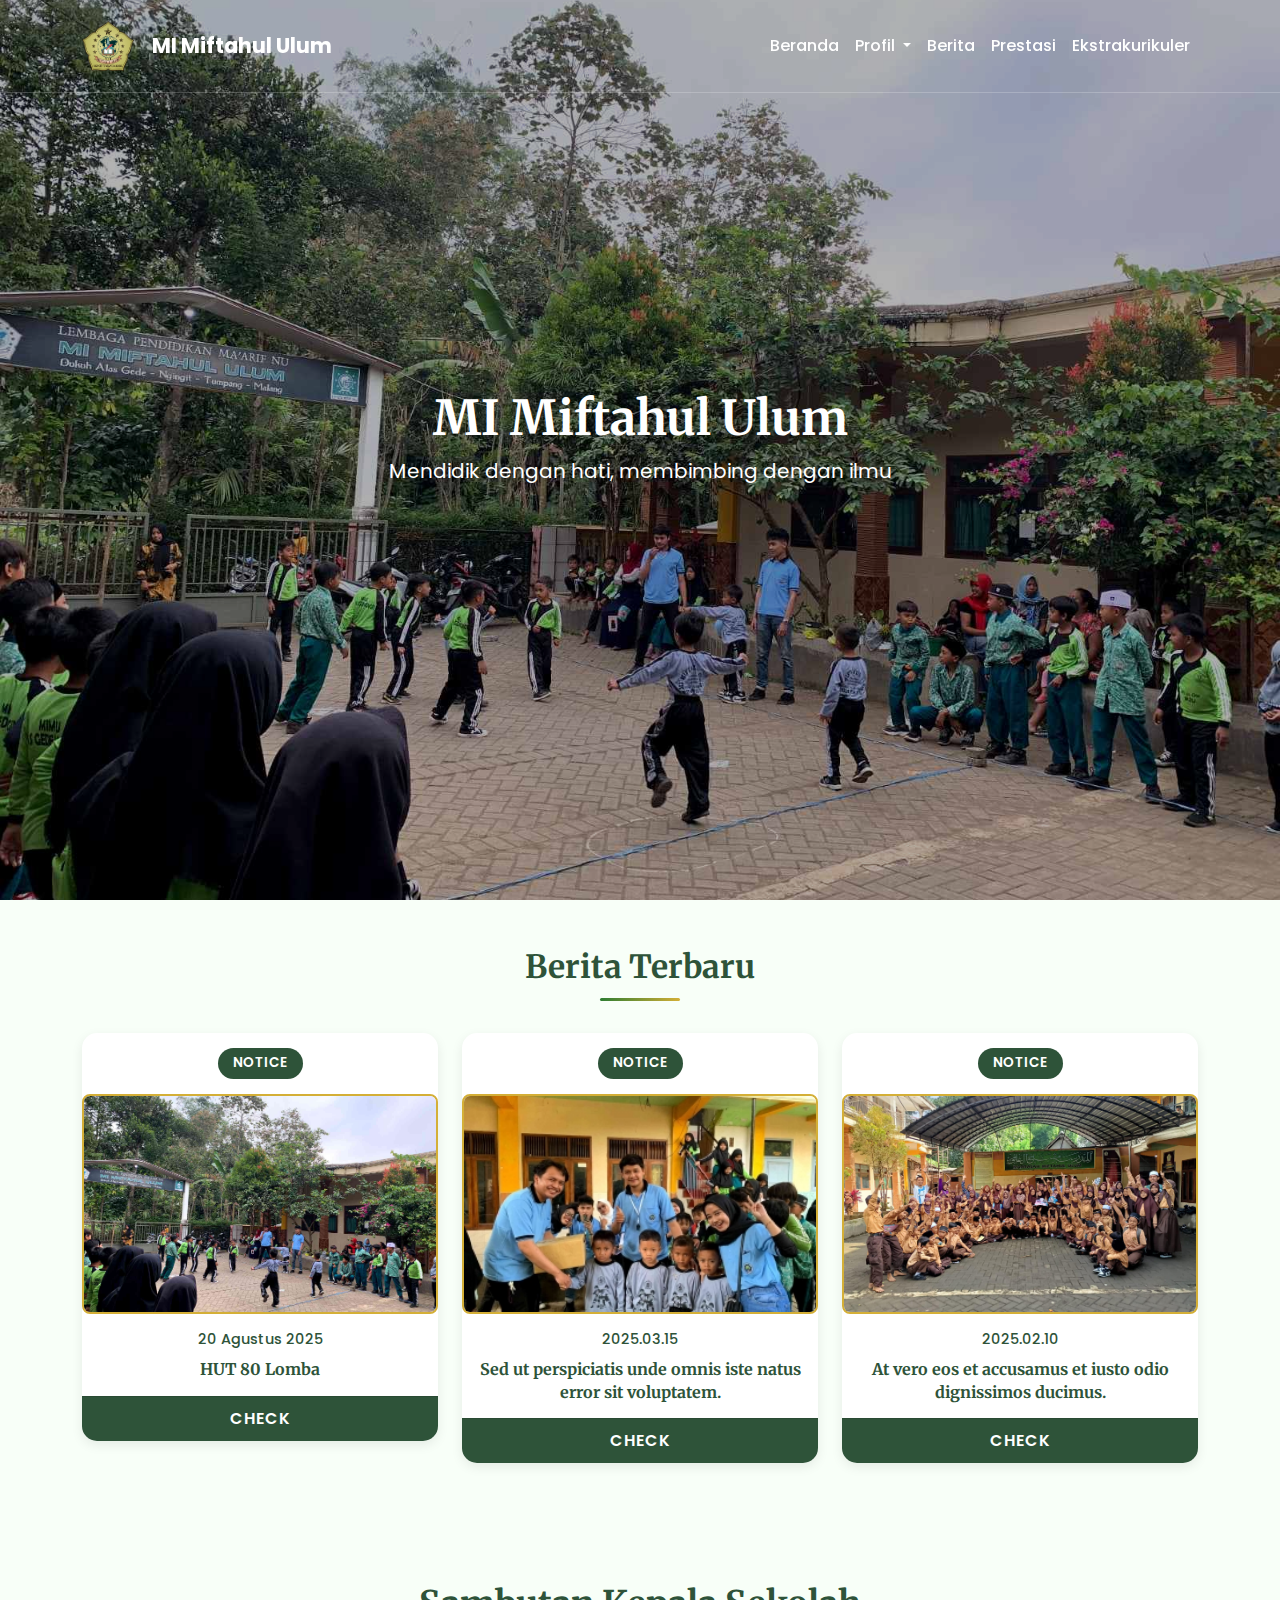
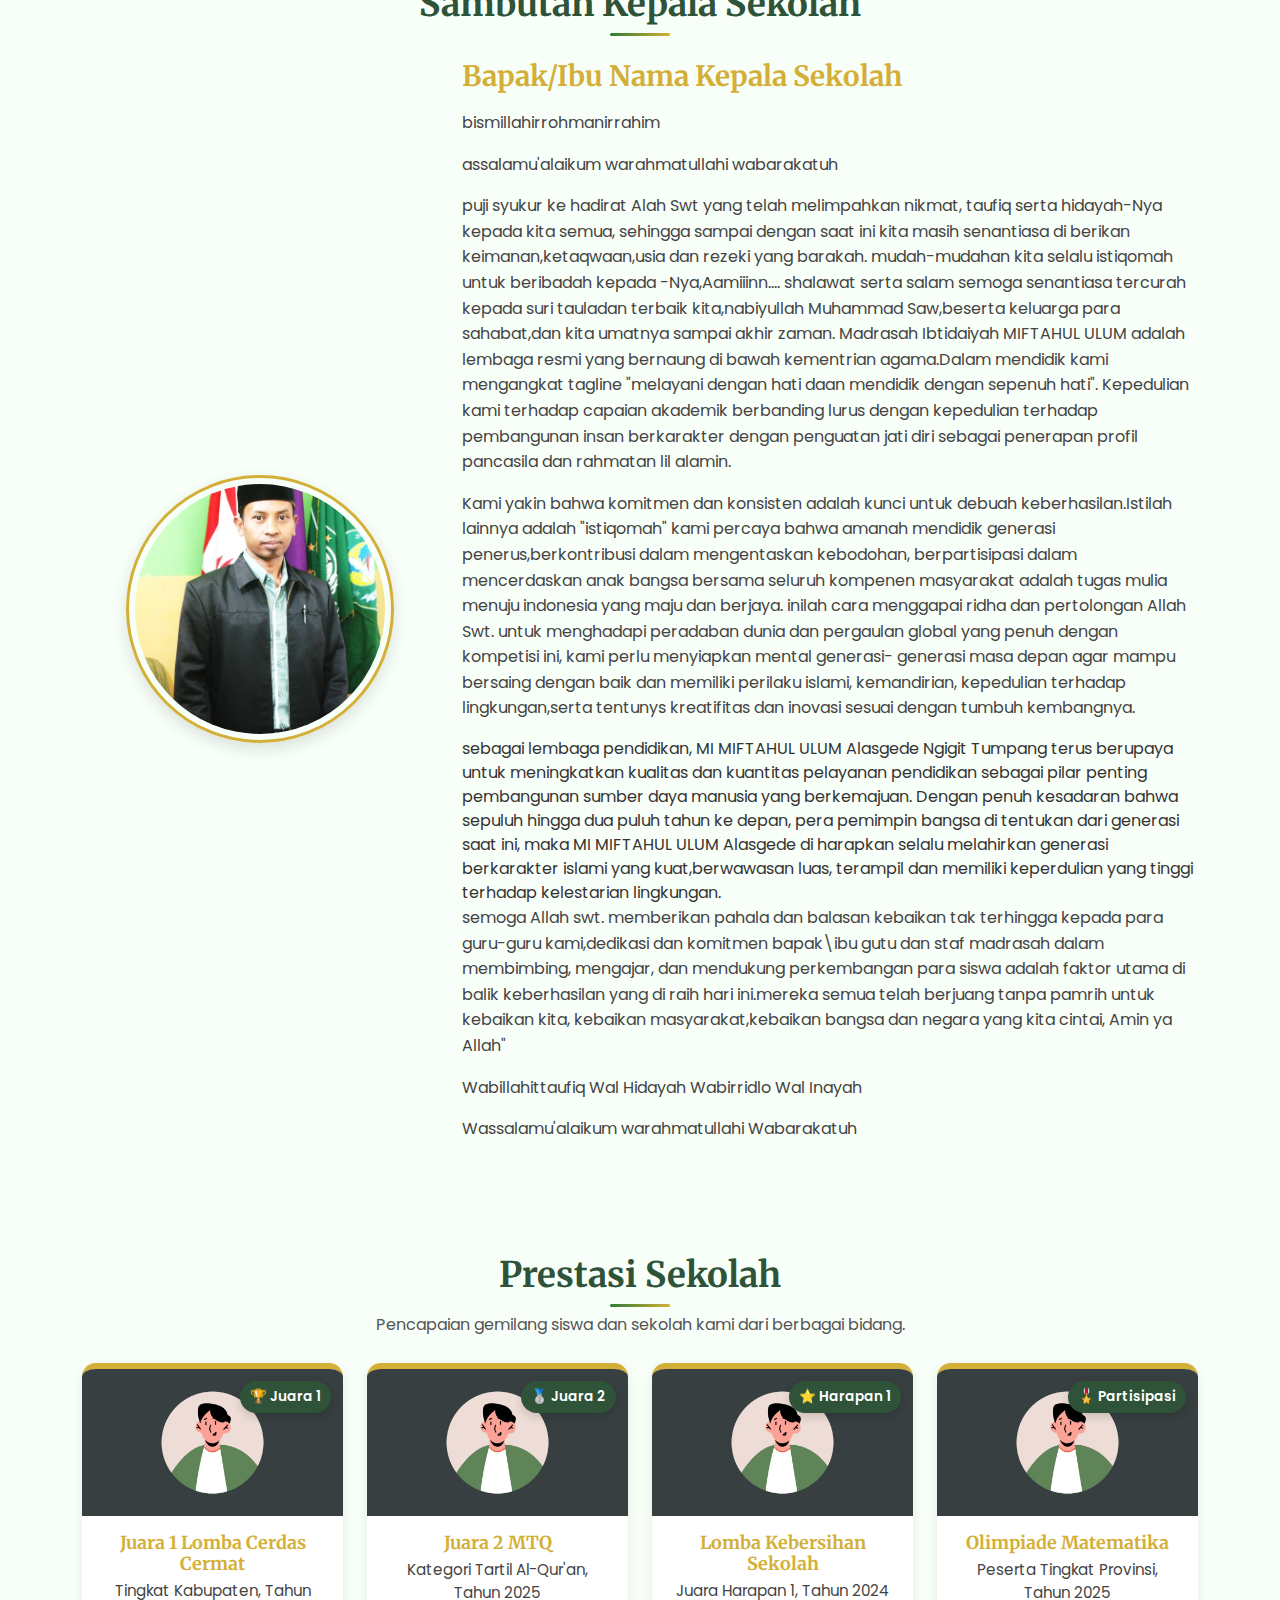
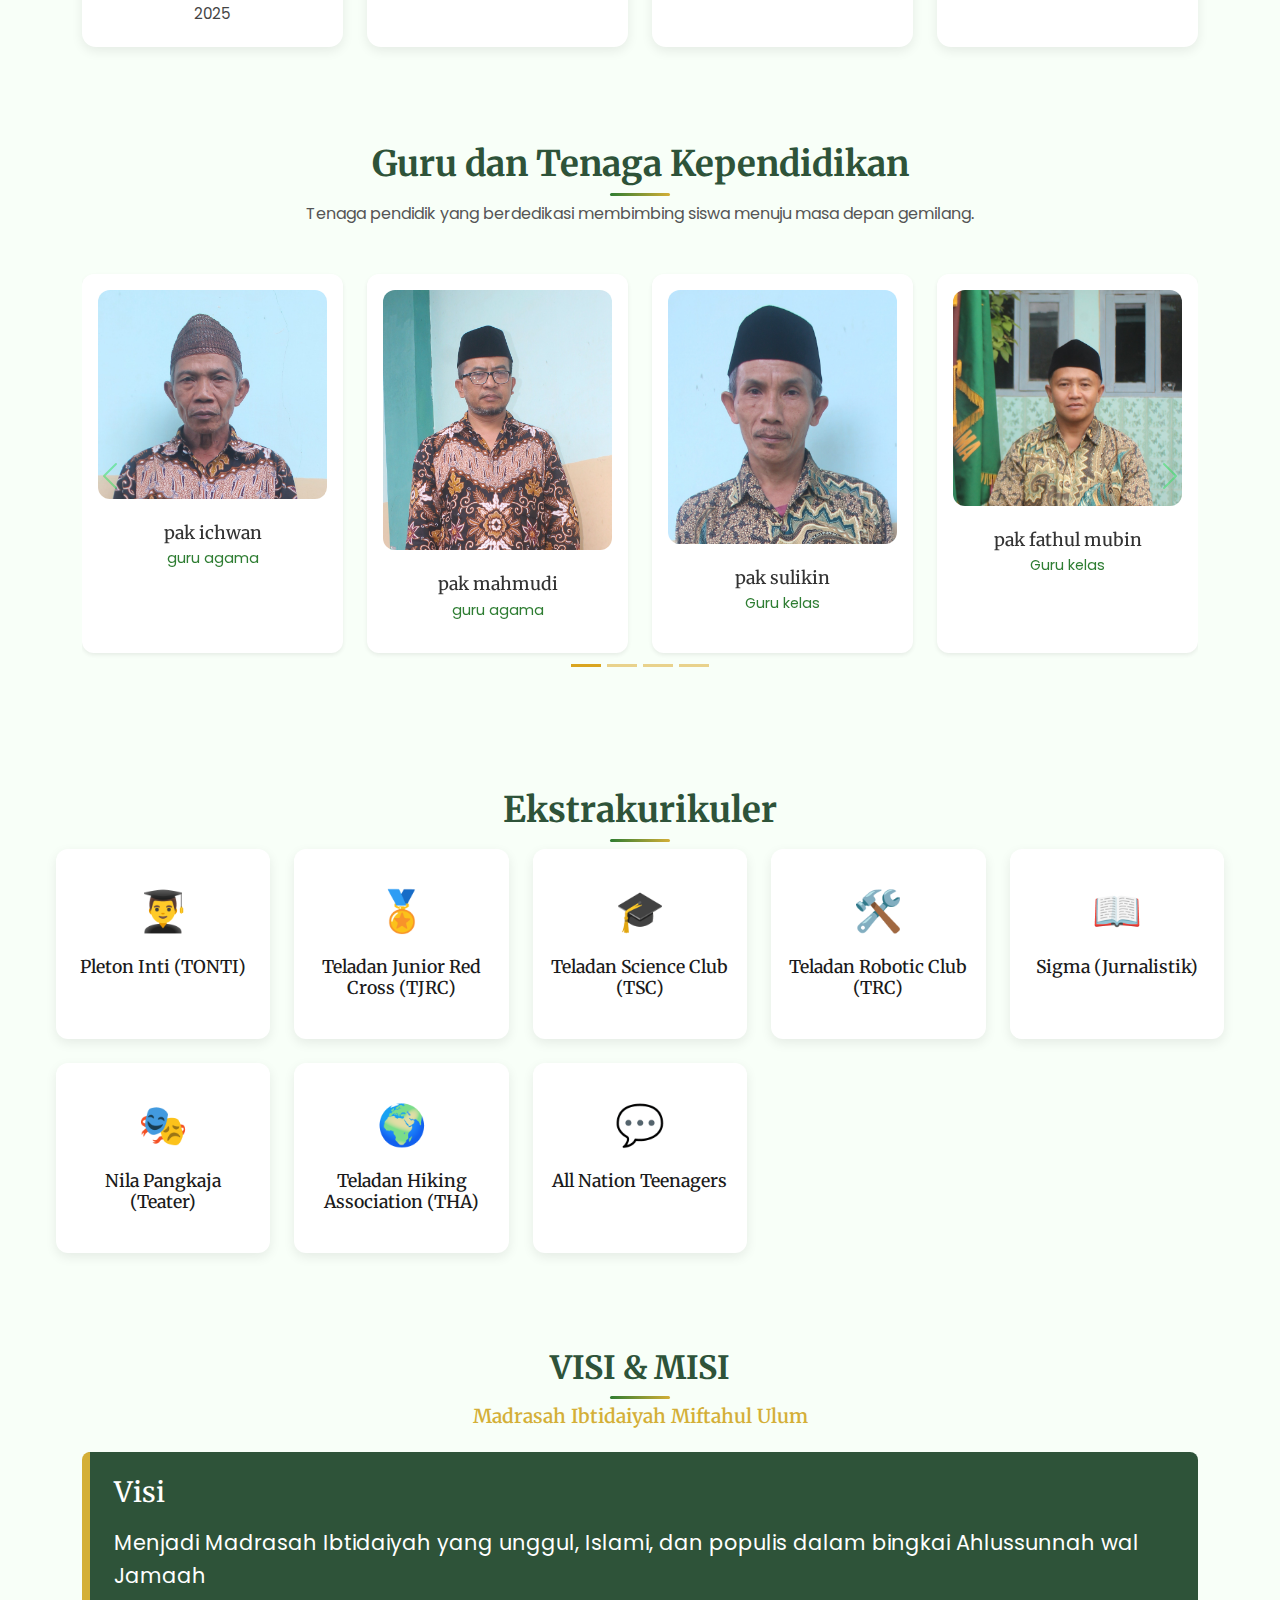
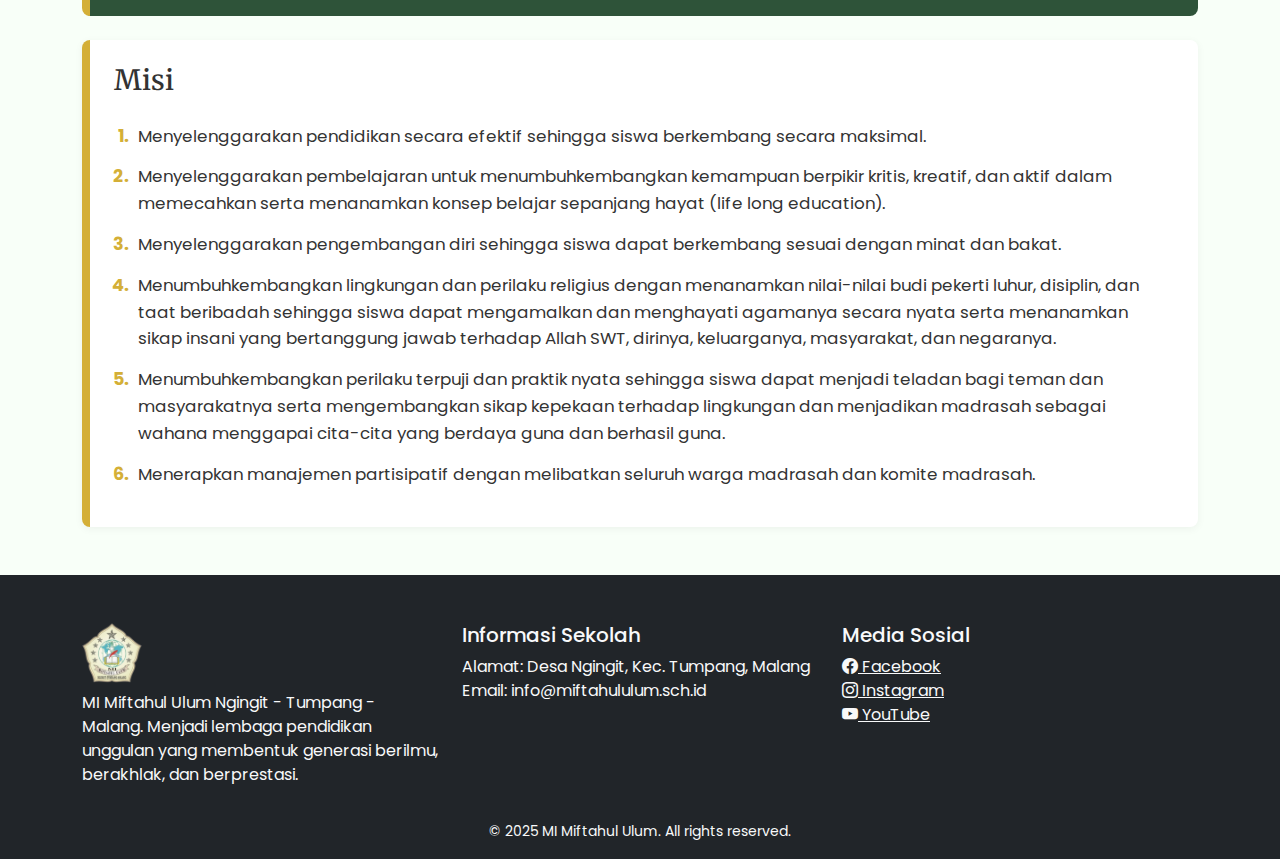
<file: index.html>
<!DOCTYPE html>
<html lang="id">
  <head>
    <meta charset="UTF-8" />
    <meta name="viewport" content="width=device-width, initial-scale=1.0" />
    <title>MI Miftahul Ulum</title>

    <link
      href="https://fonts.googleapis.com/css2?family=Merriweather:wght@400;700&family=Poppins:wght@400;500;600&display=swap"
      rel="stylesheet"
    />
    <link href="bootstrap/css/bootstrap.min.css" rel="stylesheet" />

    <link rel="stylesheet" href="css/style.css" />
  </head>
  <body>
    <div id="header"></div>

    <!-- =======================
    Hero Banner
======================= -->
    <section class="hero-section">
      <div class="hero-overlay"></div>
      <div class="container text-center hero-content">
        <h1 class="hero-title">MI Miftahul Ulum</h1>
        <p class="hero-subtitle">
          Mendidik dengan hati, membimbing dengan ilmu
        </p>
      </div>
    </section>

    <!-- =======================
Berita Terbaru
======================= -->
    <section id="berita-terbaru" class="py-5 section-alt">
      <div class="container">
        <h2 class="section-title mb-4">Berita Terbaru</h2>
        <div class="row g-4">
          <!-- News Card 1 -->
          <div class="col-md-4">
            <div class="news-card">
              <div class="news-badge">Notice</div>
              <img
                src="assets/images/hero1.jpeg"
                alt="News Image"
                class="news-image"
              />
              <div class="news-content">
                <p class="news-date">20 Agustus 2025</p>
                <h3 class="news-title">HUT 80 Lomba</h3>
              </div>
              <div class="news-footer">CHECK</div>
            </div>
          </div>

          <!-- News Card 2 -->
          <div class="col-md-4">
            <div class="news-card">
              <div class="news-badge">Notice</div>
              <img
                src="assets/images/hero2.jpeg"
                alt="News Image"
                class="news-image"
              />
              <div class="news-content">
                <p class="news-date">2025.03.15</p>
                <h3 class="news-title">
                  Sed ut perspiciatis unde omnis iste natus error sit
                  voluptatem.
                </h3>
              </div>
              <div class="news-footer">CHECK</div>
            </div>
          </div>

          <!-- News Card 3 -->
          <div class="col-md-4">
            <div class="news-card">
              <div class="news-badge">Notice</div>
              <img
                src="assets/images/hero3.jpg"
                alt="News Image"
                class="news-image"
              />
              <div class="news-content">
                <p class="news-date">2025.02.10</p>
                <h3 class="news-title">
                  At vero eos et accusamus et iusto odio dignissimos ducimus.
                </h3>
              </div>
              <div class="news-footer">CHECK</div>
            </div>
          </div>
        </div>
      </div>
    </section>

    <!-- =======================
Sambutan Kepala Sekolah
======================= -->
    <section id="sambutan" class="sambutan-section py-5">
      <div class="container text-center">
        <!-- Title -->
        <h2 class="section-title">Sambutan Kepala Sekolah</h2>

        <div class="row align-items-center mt-4 text-md-start text-center">
          <!-- Foto Kepala Sekolah -->
          <div class="col-md-4 mb-4 mb-md-0 text-center">
            <div class="kepsek-photo-wrapper">
              <img
                src="assets/images/kamad.jpg"
                class="kepsek-photo"
                alt="Kepala Sekolah"
              />
            </div>
          </div>

          <div class="col-md-8">
            <h3 class="kepsek-name">Bapak/Ibu Nama Kepala Sekolah</h3>
            <p>
              bismillahirrohmanirrahim
              <p>
              assalamu'alaikum warahmatullahi wabarakatuh
              <p>
              puji syukur ke hadirat Alah Swt yang telah melimpahkan nikmat, taufiq serta hidayah-Nya kepada kita semua,
              sehingga sampai dengan saat ini kita masih senantiasa di berikan keimanan,ketaqwaan,usia dan rezeki yang barakah.
              mudah-mudahan kita selalu istiqomah untuk beribadah kepada -Nya,Aamiiinn....
              shalawat serta salam semoga senantiasa tercurah kepada suri tauladan terbaik kita,nabiyullah Muhammad Saw,beserta keluarga
              para sahabat,dan kita umatnya sampai akhir zaman.
              Madrasah Ibtidaiyah MIFTAHUL ULUM adalah lembaga resmi yang bernaung di bawah kementrian agama.Dalam mendidik kami mengangkat
              tagline "melayani dengan hati daan mendidik dengan sepenuh hati". Kepedulian kami terhadap capaian akademik berbanding lurus dengan kepedulian 
              terhadap pembangunan insan berkarakter dengan penguatan jati diri sebagai penerapan profil pancasila dan rahmatan lil alamin.
            <p>
              Kami yakin bahwa komitmen dan konsisten adalah kunci untuk debuah keberhasilan.Istilah lainnya adalah "istiqomah" kami percaya
              bahwa amanah mendidik generasi penerus,berkontribusi dalam mengentaskan kebodohan, berpartisipasi dalam mencerdaskan anak bangsa bersama
              seluruh kompenen masyarakat adalah tugas mulia menuju indonesia yang maju dan berjaya. inilah cara menggapai ridha dan pertolongan Allah Swt.
              untuk menghadapi peradaban dunia dan pergaulan global yang penuh dengan kompetisi ini, kami perlu menyiapkan mental generasi- generasi 
              masa depan agar mampu bersaing dengan baik dan memiliki perilaku islami, kemandirian, kepedulian terhadap lingkungan,serta tentunys kreatifitas dan inovasi sesuai
              dengan tumbuh kembangnya.
            </p>
            sebagai lembaga pendidikan, MI MIFTAHUL ULUM Alasgede Ngigit Tumpang terus berupaya untuk meningkatkan kualitas dan kuantitas pelayanan pendidikan sebagai pilar penting
            pembangunan sumber daya manusia yang berkemajuan. Dengan penuh kesadaran bahwa sepuluh hingga dua puluh tahun ke depan, pera pemimpin bangsa di tentukan dari generasi saat ini, maka MI MIFTAHUL ULUM
            Alasgede di harapkan selalu melahirkan generasi berkarakter islami yang kuat,berwawasan luas, terampil dan memiliki keperdulian yang tinggi terhadap kelestarian lingkungan.
            <p>
              semoga Allah swt. memberikan pahala dan balasan kebaikan tak terhingga kepada para guru-guru kami,dedikasi dan komitmen bapak\ibu gutu dan staf madrasah dalam membimbing,
              mengajar, dan mendukung perkembangan para siswa adalah faktor utama di balik keberhasilan yang di raih hari ini.mereka semua telah berjuang 
              tanpa pamrih untuk kebaikan kita, kebaikan masyarakat,kebaikan bangsa dan negara yang kita cintai, Amin ya Allah"
              <p>
                Wabillahittaufiq Wal Hidayah Wabirridlo Wal Inayah
                <p>
                  Wassalamu'alaikum warahmatullahi Wabarakatuh
            </p>
          </div>
        </div>
      </div>
    </section>

    <!-- =======================
 Prestasi Sekolah
======================= -->
    <section id="prestasi" class="prestasi-section py-5">
      <div class="container text-center">
        <h2 class="section-title">Prestasi Sekolah</h2>
        <p class="section-subtitle">
          Pencapaian gemilang siswa dan sekolah kami dari berbagai bidang.
        </p>

        <div class="row g-4">
          <!-- Card 1 -->
          <div class="col-lg-3 col-md-6 col-sm-6">
            <div class="prestasi-card h-100 position-relative">
              <span class="prestasi-badge" aria-label="Juara 1"
                >🏆 Juara 1</span
              >
              <img
                src="assets/images/placeholder.png"
                class="prestasi-img"
                alt="Juara 1 Lomba Cerdas Cermat"
              />
              <div class="prestasi-body">
                <h5 class="prestasi-title">Juara 1 Lomba Cerdas Cermat</h5>
                <p class="prestasi-text">Tingkat Kabupaten, Tahun 2025</p>
              </div>
            </div>
          </div>

          <!-- Card 2 -->
          <div class="col-lg-3 col-md-6 col-sm-6">
            <div class="prestasi-card h-100 position-relative">
              <span class="prestasi-badge" aria-label="Juara 2"
                >🥈 Juara 2</span
              >
              <img
                src="assets/images/placeholder.png"
                class="prestasi-img"
                alt="Juara 2 MTQ"
              />
              <div class="prestasi-body">
                <h5 class="prestasi-title">Juara 2 MTQ</h5>
                <p class="prestasi-text">
                  Kategori Tartil Al-Qur'an, Tahun 2025
                </p>
              </div>
            </div>
          </div>

          <!-- Card 3 -->
          <div class="col-lg-3 col-md-6 col-sm-6">
            <div class="prestasi-card h-100 position-relative">
              <span class="prestasi-badge" aria-label="Harapan 1"
                >⭐ Harapan 1</span
              >
              <img
                src="assets/images/placeholder.png"
                class="prestasi-img"
                alt="Lomba Kebersihan Sekolah"
              />
              <div class="prestasi-body">
                <h5 class="prestasi-title">Lomba Kebersihan Sekolah</h5>
                <p class="prestasi-text">Juara Harapan 1, Tahun 2024</p>
              </div>
            </div>
          </div>

          <!-- Card 4 -->
          <div class="col-lg-3 col-md-6 col-sm-6">
            <div class="prestasi-card h-100 position-relative">
              <span class="prestasi-badge" aria-label="Partisipasi"
                >🎖️ Partisipasi</span
              >
              <img
                src="assets/images/placeholder.png"
                class="prestasi-img"
                alt="Olimpiade Matematika"
              />
              <div class="prestasi-body">
                <h5 class="prestasi-title">Olimpiade Matematika</h5>
                <p class="prestasi-text">
                  Peserta Tingkat Provinsi, Tahun 2025
                </p>
              </div>
            </div>
          </div>
        </div>
      </div>
    </section>

    <!-- =======================
 Guru dan Tenaga Kependidikan
======================= -->
    <section class="guru-section py-5" id="guru">
      <div class="container text-center">
        <h2 class="section-title">Guru dan Tenaga Kependidikan</h2>
        <p class="section-subtitle">
          Tenaga pendidik yang berdedikasi membimbing siswa menuju masa depan
          gemilang.
        </p>

        <div id="guruCarousel" class="carousel slide" data-bs-ride="carousel">
          <!-- Indicators -->
          <div class="carousel-indicators">
            <button
              type="button"
              data-bs-target="#guruCarousel"
              data-bs-slide-to="0"
              class="active"
            ></button>
            <button
              type="button"
              data-bs-target="#guruCarousel"
              data-bs-slide-to="1"
            ></button>
            <button
              type="button"
              data-bs-target="#guruCarousel"
              data-bs-slide-to="2"
            ></button>
            <button
              type="button"
              data-bs-target="#guruCarousel"
              data-bs-slide-to="3"
            ></button>
          </div>

          <div class="carousel-inner">
            <!-- Slide 1 -->
            <div class="carousel-item active">
              <div class="row justify-content-center">
                <div class="col-lg-3 col-md-6 col-sm-6 mb-4">
                  <div class="guru-card shadow-sm">
                    <img
                      src="assets/images/p ichwan.JPG"
                      class="guru-img"
                      alt="Guru 1"
                    />
                    <div class="guru-info">
                      <h5 class="guru-name">pak ichwan</h5>
                      <p class="guru-role">guru agama</p>
                    </div>
                  </div>
                </div>

                <div class="col-lg-3 col-md-6 col-sm-6 mb-4">
                  <div class="guru-card shadow-sm">
                    <img
                      src="assets/images/p mahmudi.JPG"
                      class="guru-img"
                      alt="Guru 2"
                    />
                    <div class="guru-info">
                      <h5 class="guru-name">pak mahmudi</h5>
                      <p class="guru-role">guru agama</p>
                    </div>
                  </div>
                </div>

                <div class="col-lg-3 col-md-6 col-sm-6 mb-4">
                  <div class="guru-card shadow-sm">
                    <img
                      src="assets/images/p sul.JPG"
                      class="guru-img"
                      alt="Guru 3"
                    />
                    <div class="guru-info">
                      <h5 class="guru-name">pak sulikin</h5>
                      <p class="guru-role">Guru kelas</p>
                    </div>
                  </div>
                </div>

                <div class="col-lg-3 col-md-6 col-sm-6 mb-4">
                  <div class="guru-card shadow-sm">
                    <img
                      src="assets/images/p fat.JPG"
                      class="guru-img"
                      alt="Guru 4"
                    />
                    <div class="guru-info">
                      <h5 class="guru-name">pak fathul mubin</h5>
                      <p class="guru-role">Guru kelas</p>
                    </div>
                  </div>
                </div>
              </div>
            </div>

            <!-- Slide 2 -->
            <div class="carousel-item">
              <div class="row justify-content-center">
                <div class="col-lg-3 col-md-6 col-sm-6 mb-4">
                  <div class="guru-card shadow-sm">
                    <img
                      src="assets/images/p khol.JPG"
                      class="guru-img"
                      alt="Guru 5"
                    />
                    <div class="guru-info">
                      <h5 class="guru-name">pak kholili</h5>
                      <p class="guru-role">Guru agama</p>
                    </div>
                  </div>
                </div>

                <div class="col-lg-3 col-md-6 col-sm-6 mb-4">
                  <div class="guru-card shadow-sm">
                    <img
                      src="assets/images/p izl.JPG"
                      class="guru-img"
                      alt="Guru 6"
                    />
                    <div class="guru-info">
                      <h5 class="guru-name">pak izzul</h5>
                      <p class="guru-role">Guru kelas</p>
                    </div>
                  </div>
                </div>

                <div class="col-lg-3 col-md-6 col-sm-6 mb-4">
                  <div class="guru-card shadow-sm">
                    <img
                      src="assets/images/b sin.JPG"
                      class="guru-img"
                      alt="Guru 7"
                    />
                    <div class="guru-info">
                      <h5 class="guru-name">Ibu sinta</h5>
                      <p class="guru-role">Guru kelas</p>
                    </div>
                  </div>
                </div>

                <div class="col-lg-3 col-md-6 col-sm-6 mb-4">
                  <div class="guru-card shadow-sm">
                    <img
                      src="assets/images/b ha.JPG"
                      class="guru-img"
                      alt="Guru 8"
                    />
                    <div class="guru-info">
                      <h5 class="guru-name">bu halimah</h5>
                      <p class="guru-role">Guru kelas</p>
                    </div>
                  </div>
                </div>
              </div>
            </div>


          <!-- Carousel Controls -->
          <button
            class="carousel-control-prev"
            type="button"
            data-bs-target="#guruCarousel"
            data-bs-slide="prev"
          >
            <span class="carousel-control-prev-icon"></span>
          </button>
          <button
            class="carousel-control-next"
            type="button"
            data-bs-target="#guruCarousel"
            data-bs-slide="next"
          >
            <span class="carousel-control-next-icon"></span>
          </button>
        </div>
      </div>
    </section>

    <!-- =======================
     Ekstrakurikuler Section
======================= -->
    <section id="ekstrakurikuler" class="ekskul-section">
      <h2 class="section-title">Ekstrakurikuler</h2>
      <div class="ekskul-grid">
        <div class="ekskul-card blue">
          <div class="icon">👨‍🎓</div>
          <h3>Pleton Inti (TONTI)</h3>
        </div>
        <div class="ekskul-card red">
          <div class="icon">🏅</div>
          <h3>Teladan Junior Red Cross (TJRC)</h3>
        </div>
        <div class="ekskul-card gold">
          <div class="icon">🎓</div>
          <h3>Teladan Science Club (TSC)</h3>
        </div>
        <div class="ekskul-card green">
          <div class="icon">🛠️</div>
          <h3>Teladan Robotic Club (TRC)</h3>
        </div>
        <div class="ekskul-card teal">
          <div class="icon">📖</div>
          <h3>Sigma (Jurnalistik)</h3>
        </div>
        <div class="ekskul-card purple">
          <div class="icon">🎭</div>
          <h3>Nila Pangkaja (Teater)</h3>
        </div>
        <div class="ekskul-card green">
          <div class="icon">🌍</div>
          <h3>Teladan Hiking Association (THA)</h3>
        </div>
        <div class="ekskul-card pink">
          <div class="icon">💬</div>
          <h3>All Nation Teenagers</h3>
        </div>
      </div>
    </section>

    <!-- Visi & Misi Section -->
    <section id="visi-misi" class="py-5">
      <div class="container">
        <div class="section-header text-center mb-4">
          <h2 class="section-title">VISI & MISI</h2>
          <h4 class="school-name">Madrasah Ibtidaiyah Miftahul Ulum</h4>
        </div>

        <!-- Visi -->
        <div class="visi-box p-4 mb-4">
          <h3 class="mb-3">Visi</h3>
          <p class="mb-0">
            Menjadi Madrasah Ibtidaiyah yang unggul, Islami, dan populis dalam
            bingkai Ahlussunnah wal Jamaah
          </p>
        </div>

        <!-- Misi -->
        <div class="misi-box p-4">
          <h3 class="mb-4">Misi</h3>
          <ol class="misi-list">
            <li>
              Menyelenggarakan pendidikan secara efektif sehingga siswa
              berkembang secara maksimal.
            </li>
            <li>
              Menyelenggarakan pembelajaran untuk menumbuhkembangkan kemampuan
              berpikir kritis, kreatif, dan aktif dalam memecahkan serta
              menanamkan konsep belajar sepanjang hayat (life long education).
            </li>
            <li>
              Menyelenggarakan pengembangan diri sehingga siswa dapat berkembang
              sesuai dengan minat dan bakat.
            </li>
            <li>
              Menumbuhkembangkan lingkungan dan perilaku religius dengan
              menanamkan nilai-nilai budi pekerti luhur, disiplin, dan taat
              beribadah sehingga siswa dapat mengamalkan dan menghayati agamanya
              secara nyata serta menanamkan sikap insani yang bertanggung jawab
              terhadap Allah SWT, dirinya, keluarganya, masyarakat, dan
              negaranya.
            </li>
            <li>
              Menumbuhkembangkan perilaku terpuji dan praktik nyata sehingga
              siswa dapat menjadi teladan bagi teman dan masyarakatnya serta
              mengembangkan sikap kepekaan terhadap lingkungan dan menjadikan
              madrasah sebagai wahana menggapai cita-cita yang berdaya guna dan
              berhasil guna.
            </li>
            <li>
              Menerapkan manajemen partisipatif dengan melibatkan seluruh warga
              madrasah dan komite madrasah.
            </li>
          </ol>
        </div>
      </div>
    </section>

    <!-- Footer -->
    <div id="footer"></div>

    <!-- Scripts -->
    <script src="bootstrap/js/bootstrap.bundle.min.js"></script>
    <script src="js/loadPartials.js"></script>
  </body>
</html>
</file>
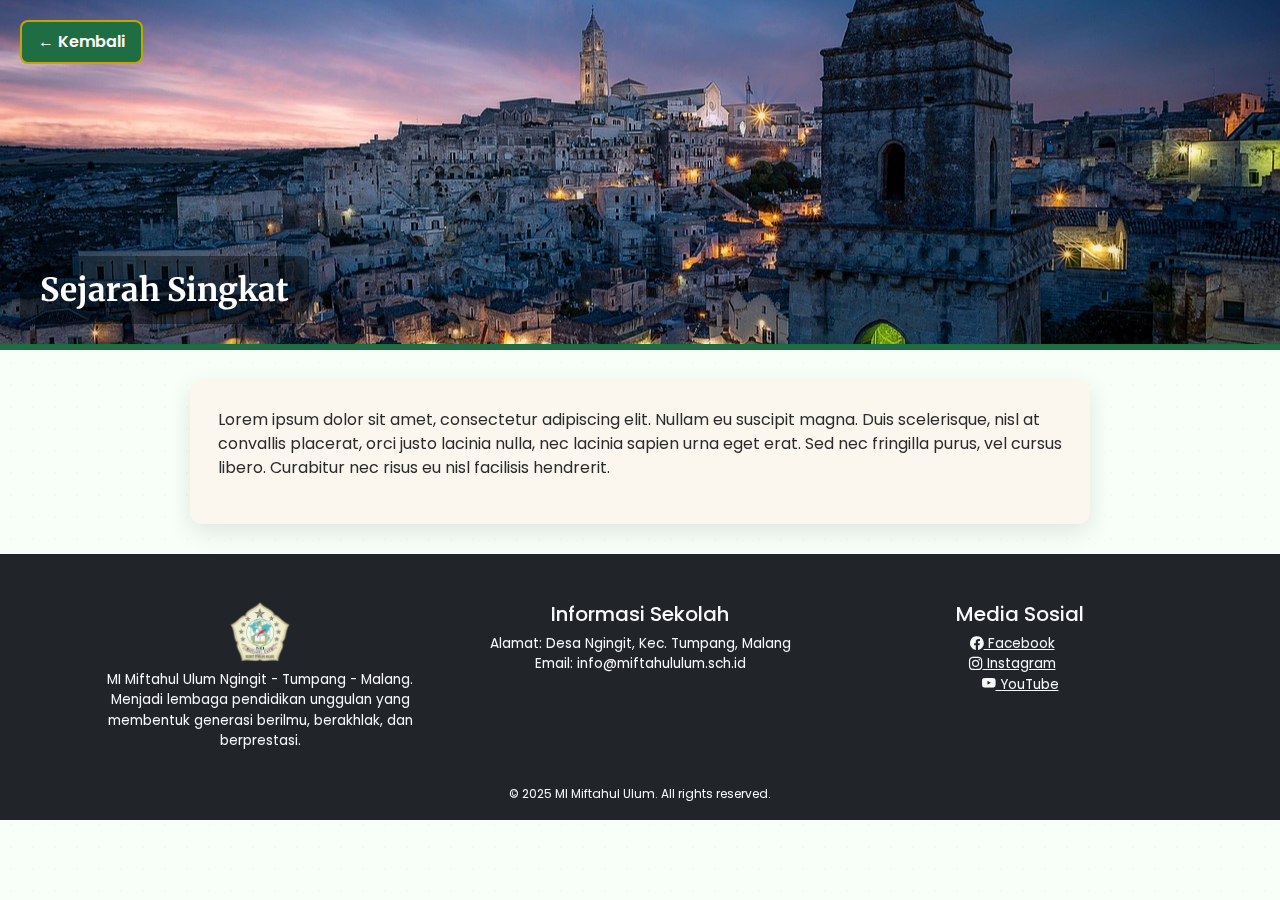
<file: pages/sejarah.html>
<!DOCTYPE html>
<html lang="id">
  <head>
    <meta charset="UTF-8" />
    <meta name="viewport" content="width=device-width, initial-scale=1.0" />
    <title>Sejarah Singkat • MI Miftahul Ulum</title>

    <!-- Google Fonts -->
    <link
      href="https://fonts.googleapis.com/css2?family=Merriweather:wght@400;700;900&family=Poppins:wght@300;400;500;600;700&display=swap"
      rel="stylesheet"
    />

    <link rel="stylesheet" href="../bootstrap/css/bootstrap.min.css" />
    <link rel="stylesheet" href="../css/style.css" />

    <style>
      :root {
        --soft-green: #f8fff8;
        --cream: #fbf7ef;
        --green-700: #1f6d42;
        --green-500: #2e8b57;
        --gold: #c6a300;
        --ink: #2b2b2b;
        --muted: #6d6d6d;
      }

      body {
        margin: 0;
        font-family: "Poppins", sans-serif;
        background: var(--soft-green);
        color: var(--ink);
      }

      /* Back Button */
      .back-btn {
        position: fixed;
        top: 20px;
        left: 20px;
        padding: 8px 16px;
        background: var(--green-700);
        color: #fff;
        font-weight: 600;
        border-radius: 8px;
        border: 2px solid var(--gold);
        text-decoration: none;
        z-index: 1000;
        transition: 0.3s;
      }
      .back-btn:hover {
        background: var(--green-500);
        box-shadow: 0 4px 12px rgba(0, 0, 0, 0.15);
      }
      @media (max-width: 576px) {
        .back-btn {
          top: 10px;
          left: 10px;
          padding: 6px 12px;
          font-size: 0.9rem;
        }
      }

      /* Hero Section */
      .hero {
        position: relative;
        width: 100%;
        height: 350px; /* fixed height */
        border-bottom: 6px solid var(--green-700);
        overflow: hidden;
      }

      .hero-bg {
        background-image: url("../assets/images/sejarah.jpg");
        background-size: cover;
        background-position: center 60%; /* move the focus down */
        width: 100%;
        height: 100%;
      }

      .hero-title {
        position: absolute;
        bottom: 20px;
        left: 20px;
        color: #fff;
        background: rgba(0, 0, 0, 0.4);
        padding: 10px 20px;
        border-radius: 8px;
        font-family: "Merriweather", serif;
        font-size: 2rem;
      }

      /* Content */
      .content {
        max-width: 900px;
        margin: 30px auto;
        background: var(--cream);
        padding: 28px;
        border-radius: 12px;
        box-shadow: 0 8px 25px rgba(0, 0, 0, 0.1);
      }

      footer {
        margin-top: 20px;
        text-align: center;
        font-size: 0.85rem;
        color: var(--muted);
      }
    </style>
  </head>
  <body>
    <a href="../index.html" class="back-btn">← Kembali</a>

    <!-- Hero -->
    <div class="hero">
      <div class="hero-bg"></div>
      <div class="hero-title">Sejarah Singkat</div>
    </div>

    <!-- Content -->
    <div class="content">
      <p>
        Lorem ipsum dolor sit amet, consectetur adipiscing elit. Nullam eu
        suscipit magna. Duis scelerisque, nisl at convallis placerat, orci justo
        lacinia nulla, nec lacinia sapien urna eget erat. Sed nec fringilla
        purus, vel cursus libero. Curabitur nec risus eu nisl facilisis
        hendrerit.
      </p>
    </div>

    <div id="footer"></div>

    <script>
      // Load footer partial
      fetch("../partials/footer.html")
        .then((res) => res.text())
        .then((footerHtml) => {
          if (document.getElementById("footer"))
            document.getElementById("footer").innerHTML = footerHtml;
        });
    </script>
  </body>
</html>
</file>
<file: css/style.css>
/* =======================
   General Styles
======================= */
body {
  font-family: "Poppins", sans-serif;
  background: linear-gradient(to bottom right, #f9fbfd, #ffffff);
  background-attachment: fixed;
  margin: 0;
  padding: 0;
  color: #333; /* keeps text readable */
}

/* Subtle dotted pattern overlay */
body::before {
  content: "";
  position: fixed;
  top: 0;
  left: 0;
  width: 100%;
  height: 100%;
  background-image: radial-gradient(rgba(0, 0, 0, 0.02) 1px, transparent 1px);
  background-size: 22px 22px;
  z-index: -1;
  pointer-events: none;
}

h1,
h2,
h3,
h4 {
  font-family: "Merriweather", serif;
}

/* =======================
   Fluid Typography
======================= */
html {
  font-size: 100%;
}

body {
  font-size: clamp(14px, 1vw + 0.5rem, 16px);
}

/* base scaling for any .section-title */
.section-title {
  font-size: clamp(1.4rem, 2.5vw, 2rem);
}
/* =======================
   Header
======================= */
#main-header {
  background-color: transparent; /* default */
  border-bottom: 1px solid rgba(255, 255, 255, 0.2);
  transition: background-color 0.3s ease, border-bottom 0.3s ease,
    padding 0.3s ease, height 0.3s ease;
}

/* Default text colors */
#main-header .nav-link,
#main-header .school-name,
#main-header .navbar-toggler {
  color: #ffffff;
}

.nav-link {
  font-weight: 500;
}

/* Transparent state (default large) */
#main-header.transparent {
  background-color: transparent;
  border-bottom: 1px solid rgba(255, 255, 255, 0.2);
}
#main-header.transparent .nav-link {
  color: #ffffff;
}
#main-header.transparent .nav-link:hover,
#main-header.transparent .dropdown-menu a:hover {
  color: #daa520; /* gold */
}
#main-header.transparent .school-name {
  color: #ffffff;
}
#main-header.transparent .school-name:hover {
  color: #daa520;
}
#main-header.transparent .navbar-toggler {
  color: #ffffff;
}
#main-header.transparent .navbar {
  padding: 1.5rem 0; /* bigger when transparent */
}
#main-header.transparent .navbar-brand img {
  height: 80px !important;
}

/* Solid state (shrinked) */
#main-header.solid {
  background-color: white;
  border-bottom: 1px solid rgba(0, 0, 0, 0.1);
}
#main-header.solid .nav-link {
  color: #000000;
}
#main-header.solid .nav-link:hover,
#main-header.solid .dropdown-menu a:hover {
  color: #2e7d32; /* green */
}
#main-header.solid .school-name {
  color: #000000;
}
#main-header.solid .school-name:hover {
  color: #2e7d32;
}
#main-header.solid .navbar-toggler {
  color: #000000;
}
#main-header.solid .navbar {
  padding: 0.5rem 0; /* smaller when solid */
}
#main-header.solid .navbar-brand img {
  height: 60px !important;
}

/* Logo + Brand */
.navbar-brand {
  display: flex;
  align-items: center;
  gap: 10px;
  font-size: 1.3rem;
}
@media (max-width: 768px) {
  .navbar-brand img {
    height: 60px !important;
  }
}

/* =======================
   Navbar Toggler (Hamburger)
======================= */
.navbar-toggler-icon {
  background-image: none;
  width: 24px;
  height: 2px;
  background-color: currentColor;
  display: inline-block;
  position: relative;
  transition: background-color 0.3s ease;
}
.navbar-toggler-icon::before,
.navbar-toggler-icon::after {
  content: "";
  position: absolute;
  left: 0;
  width: 24px;
  height: 2px;
  background-color: currentColor;
  transition: all 0.3s ease;
}
.navbar-toggler-icon::before {
  top: -7px;
}
.navbar-toggler-icon::after {
  top: 7px;
}

/* =======================
   Dropdown Menu
======================= */
.dropdown-menu {
  border-radius: 0.5rem;
  border: none;
  box-shadow: 0px 4px 12px rgba(0, 0, 0, 0.1);
  padding: 0.5rem 0;
  min-width: 200px;
  transition: background-color 0.3s ease;
}

/* Background adapts based on header state */
#main-header.transparent .dropdown-menu {
  background-color: rgba(0, 0, 0, 0.85);
}
#main-header.solid .dropdown-menu {
  background-color: #ffffff;
}

/* Dropdown link style (dynamic colors) */
#main-header.transparent .dropdown-menu .dropdown-item {
  color: #ffffff; /* white when transparent */
}
#main-header.transparent .dropdown-menu .dropdown-item:hover {
  color: #daa520; /* gold text */
  background-color: rgba(255, 215, 0, 0.1); /* gold tint */
}

#main-header.solid .dropdown-menu .dropdown-item {
  color: #000000; /* black when solid */
}
#main-header.solid .dropdown-menu .dropdown-item:hover {
  color: #daa520; /* gold text */
  background-color: rgba(255, 215, 0, 0.1); /* gold tint */
}

/* =======================
   Hero Section
======================= */
.hero-section {
  position: relative;
  height: 100vh; /* full viewport */
  background: url("../assets/images/hero1.jpeg") center center/cover no-repeat;
  display: flex;
  align-items: center;
  justify-content: center;
}

.hero-overlay {
  position: absolute;
  top: 0;
  left: 0;
  width: 100%;
  height: 100%;
  background-color: rgba(0, 0, 0, 0.3);
}

.hero-content {
  position: relative;
  z-index: 2;
  color: white;
  text-align: center;
  padding: 0 1rem;
}

.hero-title {
  font-size: clamp(2rem, 4vw, 3rem);
  font-weight: 700;
}

.hero-subtitle {
  font-size: clamp(1rem, 2vw, 1.25rem);
  margin-bottom: 1.5rem;
}

.search-box {
  display: flex;
  flex-wrap: wrap;
  justify-content: center;
  gap: 0.5rem;
  max-width: 500px;
  margin: 0 auto;
}

.search-box input,
.search-box button {
  border-radius: 25px;
}

.search-box input {
  flex: 1 1 auto;
  min-width: 200px;
}

/* =======================
   Sambutan Kepala Sekolah
======================= */
.sambutan-section {
  background: #f8fff8;
}

.sambutan-section .section-title {
  font-family: "Merriweather", serif;
  font-weight: 700;
  color: #2e5339;
  font-size: 2.2rem;
  margin-bottom: 0.5rem;
}

.sambutan-section .section-divider {
  width: 80px;
  height: 3px;
  background: linear-gradient(90deg, #2e7d32, #d4af37);
  border-radius: 2px;
  margin: 0 auto 2rem;
}

/* Foto Kepala Sekolah */
.kepsek-photo-wrapper {
  display: inline-block;
  padding: 6px;
  border: 3px solid #d4af37; /* gold border */
  border-radius: 50%;
  box-shadow: 0 6px 16px rgba(0, 0, 0, 0.12);
}

.kepsek-photo {
  width: 250px;
  height: 250px;
  object-fit: cover;
  border-radius: 50%;
}

/* Nama Kepala Sekolah */
.kepsek-name {
  font-family: "Merriweather", serif;
  font-weight: 700;
  color: #d4af37;
  margin-bottom: 1rem;
}

/* Teks sambutan */
#sambutan p {
  font-family: "Poppins", sans-serif;
  font-size: 1rem;
  color: #444;
  line-height: 1.6;
  margin-bottom: 1rem;
}

/* =======================
   Responsive — Sambutan
======================= */
@media (max-width: 768px) {
  .kepsek-photo {
    width: 200px;
    height: 200px;
  }
  .sambutan-section .section-title {
    font-size: 1.9rem;
  }
}

@media (max-width: 576px) {
  .kepsek-photo {
    width: 180px;
    height: 180px;
  }
  .sambutan-section .section-title {
    font-size: 1.7rem;
  }
  #sambutan p {
    font-size: 0.95rem;
  }
}

/* =======================
   Berita Terbaru
======================= */
#berita-terbaru {
  background: #f8fff8; /* light background */
  padding: 3rem 0;
}

#berita-terbaru .section-title {
  text-align: center;
  font-family: "Merriweather", serif;
  font-weight: 700;
  color: #2e5339;
  font-size: 2rem;
  margin-bottom: 2rem;
  position: relative;
  width: 100%; /* ensure centered */
}

#berita-terbaru .section-title::after {
  content: "";
  display: block;
  width: 80px;
  height: 3px;
  background: linear-gradient(90deg, #2e7d32, #d4af37); /* green → gold */
  margin: 0.75rem auto 2rem;
  border-radius: 2px;
}

/* News Card */
.news-card {
  position: relative;
  background: #fff;
  border-radius: 15px;
  overflow: hidden;
  box-shadow: 0 4px 12px rgba(0, 0, 0, 0.08);
  text-align: center;
  transition: transform 0.3s ease, box-shadow 0.3s ease;
  margin-bottom: 1.5rem;
}

.news-card:hover {
  transform: translateY(-8px);
  box-shadow: 0 8px 20px rgba(0, 0, 0, 0.15);
}

/* Gold spill animation */
.news-card::before {
  content: "";
  position: absolute;
  bottom: 0;
  left: 0;
  width: 100%;
  height: 0;
  background-color: #d4af37;
  z-index: 0;
  transition: height 0.6s ease;
}
.news-card:hover::before {
  height: 100%;
}

.news-card > * {
  position: relative;
  z-index: 1;
  transition: color 0.3s ease, background-color 0.3s ease;
}

/* Badge */
.news-badge {
  background-color: #2e5339;
  color: white;
  font-weight: 600;
  border-radius: 20px;
  display: inline-block;
  padding: 5px 15px;
  margin-top: 15px;
  font-size: 0.85rem;
  letter-spacing: 0.5px;
  text-transform: uppercase;
}

/* Image */
.news-image {
  width: 100%;
  max-height: 220px;
  margin: 15px auto;
  display: block;
  border-radius: 8px;
  border: 2px solid #d4af37;
  object-fit: cover;
}

/* Content */
.news-content {
  padding: 0 1rem;
}

.news-date {
  font-family: "Poppins", sans-serif;
  font-weight: 500;
  font-size: 0.9rem;
  margin: 0;
  color: #2e5339;
}

.news-title {
  font-family: "Merriweather", serif;
  font-size: 1rem;
  font-weight: 700;
  margin-top: 8px;
  color: #2e5339;
  line-height: 1.4;
}

/* Footer button */
.news-footer {
  background-color: #2e5339;
  color: white;
  font-weight: 600;
  padding: 10px 0;
  margin-top: 15px;
  border-top: 1px solid rgba(0, 0, 0, 0.1);
  letter-spacing: 1px;
}

.news-card:hover .news-date,
.news-card:hover .news-title {
  color: white;
}

.news-card:hover .news-footer {
  background-color: white;
  color: #2e5339;
}

.news-card:hover .news-badge {
  background-color: white;
  color: #2e5339;
}

/* =======================
   Responsive — Berita
======================= */
@media (max-width: 992px) {
  .news-image {
    max-height: 180px;
  }
}

@media (max-width: 768px) {
  .news-title {
    font-size: 0.95rem;
  }
}

@media (max-width: 576px) {
  .news-image {
    max-height: 160px;
  }
  .news-title {
    font-size: 0.9rem;
  }
}

/* =======================
   Visi & Misi
======================= */
#visi-misi {
  background-color: #f8fff8; /* soft green */
}

#visi-misi .section-title {
  font-weight: 700;
  color: #2e5339;
  font-size: 2rem;
}

#visi-misi .school-name {
  color: #d4af37;
  font-weight: 600;
  font-size: 1.2rem;
}

#visi-misi .school-address {
  color: #555;
  font-size: 1rem;
}

.visi-box {
  background-color: #2e5339;
  color: white;
  border-left: 8px solid #d4af37;
  border-radius: 8px;
  font-size: 1.3rem;
  line-height: 1.6;
}

.misi-box {
  background-color: white;
  border-left: 8px solid #d4af37;
  border-radius: 8px;
  box-shadow: 0 2px 8px rgba(0, 0, 0, 0.05);
  font-size: 1.05rem;
  line-height: 1.6;
}

.misi-list {
  padding-left: 1.2rem;
}
.misi-list li {
  margin-bottom: 0.8rem;
  padding-left: 0.3rem;
}
.misi-list li::marker {
  color: #d4af37;
  font-weight: bold;
  font-size: 1.1rem;
}

/* =======================
   Prestasi Sekolah
======================= */
.prestasi-section {
  background: #f8fff8;
}

.prestasi-section .section-title {
  font-family: "Merriweather", serif;
  font-weight: 700;
  color: #2e5339; /* deep green */
  font-size: 2.2rem;
  margin-bottom: 0.4rem;
}

.prestasi-section .section-subtitle {
  font-family: "Poppins", sans-serif;
  font-size: 1rem;
  color: #555;
  margin-bottom: 1.6rem;
}

.prestasi-section .section-divider {
  width: 80px;
  height: 3px;
  background: linear-gradient(90deg, #2e7d32, #d4af37); /* green → gold */
  border-radius: 2px;
  margin: 0 auto 2.2rem;
}

/* Cards */
.prestasi-card {
  background: #ffffff;
  border-radius: 14px;
  overflow: hidden;
  box-shadow: 0 4px 12px rgba(0, 0, 0, 0.08);
  transition: transform 0.3s ease, box-shadow 0.3s ease;
  border-top: 6px solid #d4af37; /* gold accent */
}

.prestasi-card:hover {
  transform: translateY(-6px);
  box-shadow: 0 12px 24px rgba(0, 0, 0, 0.12);
}

.prestasi-img {
  width: 100%;
  height: auto;
  max-height: 220px;
  object-fit: cover;
}

/* Badge on image */
.prestasi-badge {
  position: absolute;
  top: 12px;
  right: 12px;
  background: #2e5339;
  color: #fff;
  font-family: "Poppins", sans-serif;
  font-size: 0.85rem;
  font-weight: 600;
  padding: 6px 10px;
  border-radius: 999px;
  box-shadow: 0 4px 10px rgba(0, 0, 0, 0.15);
}

.prestasi-body {
  padding: 1rem 1.2rem 1.3rem;
}

.prestasi-title {
  font-family: "Merriweather", serif;
  font-weight: 700;
  font-size: 1.12rem;
  color: #d4af37; /* gold */
  margin-bottom: 0.35rem;
}

.prestasi-text {
  font-family: "Poppins", sans-serif;
  font-size: 0.95rem;
  color: #444;
  margin: 0;
}

/* =======================
   Responsive — Prestasi
======================= */
@media (max-width: 992px) {
  .prestasi-img {
    max-height: 200px;
  }
  .prestasi-section .section-title {
    font-size: 2rem;
  }
}

@media (max-width: 768px) {
  .prestasi-img {
    max-height: 190px;
  }
  .prestasi-section .section-title {
    font-size: 1.8rem;
  }
  .prestasi-section .section-subtitle {
    font-size: 0.95rem;
  }
}

@media (max-width: 576px) {
  .prestasi-img {
    max-height: 170px;
  }
  .prestasi-badge {
    font-size: 0.8rem;
    padding: 5px 9px;
  }
}

/* =======================
   Ekstrakurikuler Section
======================= */
.ekskul-section {
  background-color: #f8fff8;
  padding: 3rem 1rem;
  color: #1a1a1a;
}

.section-title {
  text-align: center;
  font-family: "Merriweather", serif;
  margin-bottom: 2rem;
  color: #003366;
  position: relative;
  font-weight: 700;
  color: #2e5339; /* deep green */
  font-size: 2.2rem;
  margin-bottom: 0.4rem;
}

.section-title::after {
  content: "";
  display: block;
  width: 60px;
  height: 3px;
  background: linear-gradient(90deg, #2e7d32, #d4af37); /* green to gold */
  margin: 0.5rem auto 0;
  border-radius: 2px;
}

/* Grid Layout */
.ekskul-grid {
  display: grid;
  grid-template-columns: repeat(auto-fit, minmax(200px, 1fr));
  gap: 1.5rem;
  max-width: 1200px;
  margin: 0 auto;
  padding: 0 1rem;
}

/* Cards */
.ekskul-card {
  background: #ffffff;
  border-radius: 12px;
  padding: 2rem 1rem;
  text-align: center;
  font-family: "Poppins", sans-serif;
  box-shadow: 0 4px 12px rgba(0, 0, 0, 0.08);
  transition: transform 0.3s ease, box-shadow 0.3s ease;
  cursor: pointer;
}

.ekskul-card:hover {
  transform: translateY(-6px);
  box-shadow: 0 8px 20px rgba(0, 0, 0, 0.15);
}

.ekskul-card .icon {
  font-size: 2.5rem;
  margin-bottom: 1rem;
}

.ekskul-card h3 {
  font-size: 1.1rem;
  font-weight: 500;
}

/* Color accents for icons */
.ekskul-card.blue .icon {
  color: #3498db;
}
.ekskul-card.red .icon {
  color: #e74c3c;
}
.ekskul-card.gold .icon {
  color: #d4af37;
}
.ekskul-card.green .icon {
  color: #27ae60;
}
.ekskul-card.teal .icon {
  color: #16a085;
}
.ekskul-card.purple .icon {
  color: #8e44ad;
}
.ekskul-card.pink .icon {
  color: #e91e63;
}

/* =======================
   Guru Section
======================= */
.guru-section {
  background-color: #f8fff8;
  padding: 4rem 0;
}

.guru-section .section-title {
  font-family: "Merriweather", serif;
  font-weight: 700;
  color: #2e5339; /* deep green */
  font-size: 2.2rem;
  margin-bottom: 0.4rem;
}

.guru-section .section-subtitle {
  font-family: "Poppins", sans-serif;
  font-size: 1rem;
  margin-bottom: 2rem;
  color: #555;
}

/* Carousel inner adapts to active item */
.guru-section .carousel-inner {
  transition: height 0.5s ease;
}

/* Each carousel item */
.guru-section .carousel-item {
  padding: 1rem 0;
}

/* Guru card */
.guru-card {
  background: #ffffff;
  border-radius: 12px;
  padding: 1rem;
  text-align: center;
  box-shadow: 0 4px 12px rgba(0, 0, 0, 0.08);
  transition: transform 0.3s ease, box-shadow 0.3s ease;
  height: 100%;
}

.guru-card:hover {
  transform: translateY(-6px);
  box-shadow: 0 6px 16px rgba(0, 0, 0, 0.12);
}

.guru-img {
  width: 100%;
  height: auto;
  max-height: 260px;
  object-fit: cover;
  border-radius: 12px;
  margin-bottom: 1rem;
}

.guru-name {
  font-family: "Merriweather", serif;
  font-size: 1.1rem;
  margin: 0.5rem 0 0.25rem;
  color: #333;
}

.guru-role {
  font-family: "Poppins", sans-serif;
  font-size: 0.9rem;
  color: #2e7d32;
}

/* Carousel controls */
.guru-section .carousel-control-prev,
.guru-section .carousel-control-next {
  width: 5%;
}

.guru-section .carousel-control-prev-icon,
.guru-section .carousel-control-next-icon {
  background-size: 100% 100%;
  filter: invert(36%) sepia(97%) saturate(386%) hue-rotate(78deg)
    brightness(95%) contrast(92%); /* makes arrows green */
}

.guru-section .carousel-indicators button {
  background-color: #daa520; /* gold */
}

/* =======================
   Responsive — Guru
======================= */
@media (max-width: 992px) {
  .guru-img {
    max-height: 220px;
  }
}

@media (max-width: 768px) {
  .guru-card {
    padding: 0.8rem;
  }
  .guru-img {
    max-height: 200px;
  }
  .guru-name {
    font-size: 1rem;
  }
}

@media (max-width: 576px) {
  .guru-img {
    max-height: 180px;
  }
  .guru-role {
    font-size: 0.85rem;
  }
}

/* =======================
   Extra Small Devices — global tweaks
======================= */
@media (max-width: 480px) {
  .hero-title {
    font-size: 1.8rem;
  }
  .hero-subtitle {
    font-size: 1rem;
  }
  .news-title {
    font-size: 0.85rem;
  }
  .ekskul-card {
    padding: 1.2rem 0.8rem;
  }
}
</file>
